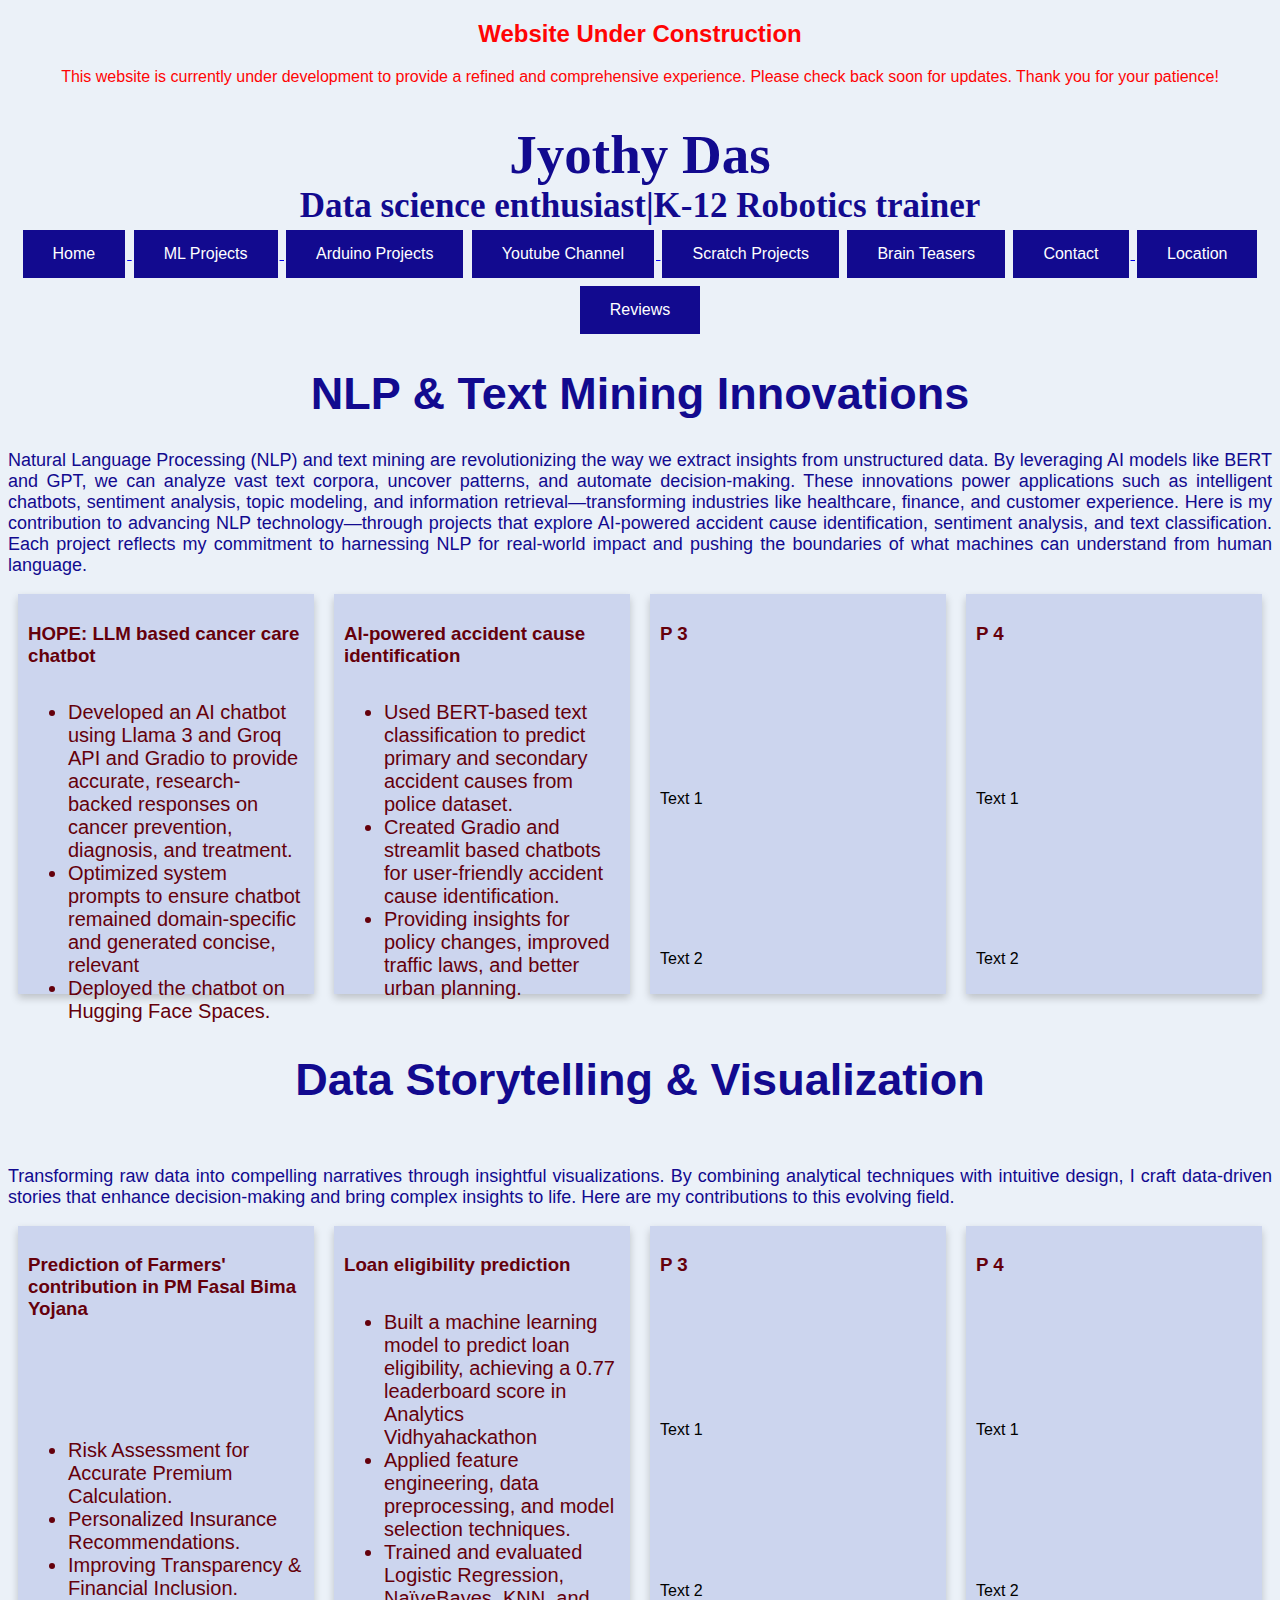
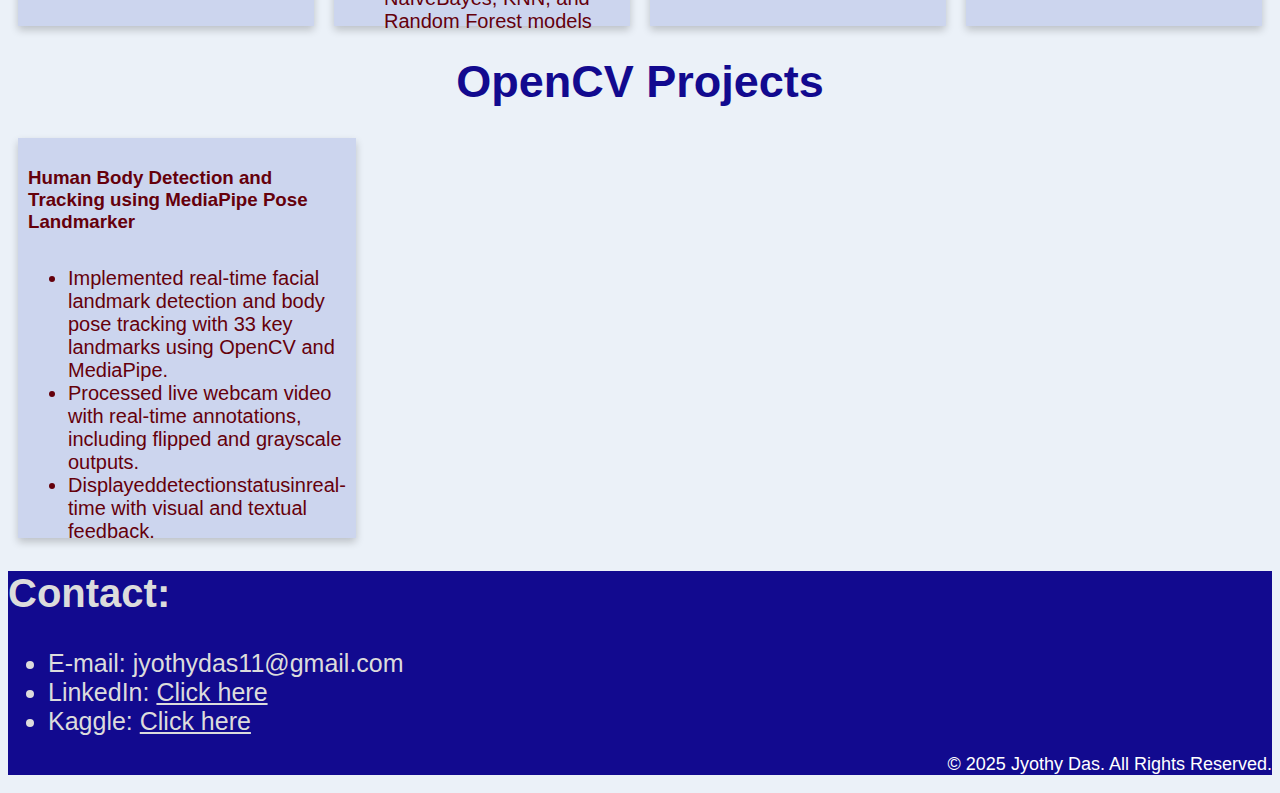
<file: index.html>
<!DOCTYPE html>
<html>
<html lang="en">
<head>
	<meta charset="UTF-8">
 	<meta name="viewport" content="width=device-width, initial-scale=1.0">
	<title>Jyothy Das</title>
	<link rel="stylesheet" href="styles.css">  <!-- Linking the CSS file -->
</head>
<header>
	<h2 style="color: #ff0404;text-align: center;">Website Under Construction</h2>
</header>
<div style="color: #ff0404;text-align: center;"">
<p>This website is currently under development to provide a refined and comprehensive experience. Please check back soon for updates. Thank you for your patience!</p>
</div>

<!--<body style="background-color:#f8f9fa;">-->
<body style="background-color:#ebf1f8;">
<h1 class="h1style">Jyothy Das</h1> 
<h4 id="subheading">Data science enthusiast|K-12 Robotics trainer</h4>


<center>
<a href="#one">
<button class="button button1">Home</button>
</a>

<a href="#two">
<button class="button button1">ML Projects</button>
</a>

<button class="button button1" onclick="window.location.href='arduino_projects.html'">
Arduino Projects
</button>

<a href='https://www.youtube.com/channel/UCgENlzXjQefUGP3XWE13X0g'>
<button class="button button1">Youtube Channel</button>
</a>

<button class="button button1" onclick="window.location.href='scratch_projects.html'">
    Scratch Projects
</button>


<!--<a href='https://tinyurl.com/4tv65cu9'>-->

<button class="button button1" onclick="window.location.href='brain_teasers.html'">Brain Teasers</button>
<!--</a>-->

<a href="#contact">
<button class="button button1">Contact</button>
</a>
<button class="button button1" onclick="window.location.href='location.html'">Location</button>
<button class="button button1">Reviews</button>
</center>
</div>

<!-----------------------------------------NLP projects----------------------------------------------------->

<!--<div style="background-color: #3B6790;">-->
<center>
	<h1 style="color:#120A8F;font-size:45px;margin-top:10;">NLP & Text Mining Innovations</h1>
	<p style="color:#120A8F;font-size:18px;text-align: justify">Natural Language Processing (NLP) and text mining are revolutionizing the way we extract insights from unstructured data. By leveraging AI models like BERT and GPT, we can analyze vast text corpora, uncover patterns, and automate decision-making. These innovations power applications such as intelligent chatbots, sentiment analysis, topic modeling, and information retrieval—transforming industries like healthcare, finance, and customer experience.

		Here is my contribution to advancing NLP technology—through projects that explore AI-powered accident cause identification, sentiment analysis, and text classification. Each project reflects my commitment to harnessing NLP for real-world impact and pushing the boundaries of what machines can understand from human language.</p>
</center>
<!--</div>-->
	<div class="row">
		<div class="column">
		  <div class="card">
			<h3 id="card_heading">HOPE: LLM based cancer care chatbot</h3>
			<ul>
				<li style="font-size:20px;text-align:left;color:#65000b;"> Developed an AI chatbot using Llama 3 and Groq API and Gradio to provide accurate, research-backed responses on cancer prevention, diagnosis, and treatment.</li>
				<li style="font-size:20px;text-align:left;color:#65000b;"> Optimized system prompts to ensure chatbot remained domain-specific and generated concise, relevant</li>
				<li style="font-size:20px;text-align:left;color:#65000b;"> Deployed the chatbot on Hugging Face Spaces.</li>
			</ul>
		  </div>
		</div>
	  
		<div class="column">
		  <div class="card">
			<h3 id="card_heading">AI-powered accident cause identification</h3>
			<ul>
				<li style="font-size:20px;text-align:left;color:#65000b;"> Used BERT-based text classification to predict primary and secondary accident causes from police dataset.</li>
				<li style="font-size:20px;text-align:left;color:#65000b;"> Created Gradio and streamlit based chatbots for user-friendly accident cause identification.</li>
				<li style="font-size:20px;text-align:left;color:#65000b;"> Providing insights for policy changes, improved traffic laws, and better urban planning.</li>
			</ul>
		  </div>
		</div>
		
		<div class="column">
		  <div class="card">
			<h3 id="card_heading">P 3</h3>
			<p>Text 1</p>
			<p>Text 2</p>
		  </div>
		</div>
		
		<div class="column">
		  <div class="card">
			<h3 id="card_heading">P 4</h3>
			<p>Text 1</p>
			<p>Text 2</p>
		  </div>
		</div>
	  </div>
<!-----------------------------------------Data storytelling and visualization----------------------------------------------------->
<!--<div style="background-color: #3B6790;">-->
<h4 style="color:#120A8F;font-size:45px;margin-top:10;"><center>Data Storytelling & Visualization</center></h4>
<p style="color:#120A8F;font-size:18px;text-align: justify">Transforming raw data into compelling narratives through insightful visualizations. By combining analytical techniques with intuitive design, I craft data-driven stories that enhance decision-making and bring complex insights to life. Here are my contributions to this evolving field.</p>
<!--</div>-->
<div class="row">
	<div class="column">
	  <div class="card">
		<h3 id="card_heading">Prediction of Farmers' contribution in PM Fasal Bima Yojana</h3>
		<ul>
			<li style="font-size:20px;text-align:left;color:#65000b;"> Risk Assessment for Accurate Premium Calculation.
			<li style="font-size:20px;text-align:left;color:#65000b;"> Personalized Insurance Recommendations.
			<li style="font-size:20px;text-align:left;color:#65000b;"> Improving Transparency & Financial Inclusion.
		</ul>
	  </div>
	</div>
  
	<div class="column">
	  <div class="card">
		<h3 id="card_heading">Loan eligibility prediction</h3>
		<ul>
			<li style="font-size:20px;text-align:left;color:#65000b;"> Built a machine learning model to predict loan eligibility, achieving a 0.77 leaderboard score in Analytics Vidhyahackathon</li>
			<li style="font-size:20px;text-align:left;color:#65000b;"> Applied feature engineering, data preprocessing, and model selection techniques.</li>
			<li style="font-size:20px;text-align:left;color:#65000b;"> Trained and evaluated Logistic Regression, NaïveBayes, KNN, and Random Forest models</li>
		</ul>
	  </div>
	</div>
	
	<div class="column">
	  <div class="card">
		<h3 id="card_heading">P 3</h3>
		<p>Text 1</p>
		<p>Text 2</p>
	  </div>
	</div>
	
	<div class="column">
	  <div class="card">
		<h3 id="card_heading">P 4</h3>
		<p>Text 1</p>
		<p>Text 2</p>
	  </div>
	</div>
  </div>

  <!-----------------------------------------OpenCV projects------------------------------------------------>
<!--<div style="background-color: #3B6790;">-->
	<center>
		<h1 style="color:#120A8F;font-size:45px;margin-top:10;">OpenCV Projects</h1>
	</center>
<!--</div>-->
<div class="column">
	<center>
	<div class="card">
	  <h3 id="card_heading">Human Body Detection and Tracking using MediaPipe Pose Landmarker</h3>
	  <ul>
		  <li style="font-size:20px;text-align:left;color:#65000b;"> Implemented real-time facial landmark detection and body pose tracking with 33 key landmarks using OpenCV and MediaPipe.</li>
		  <li style="font-size:20px;text-align:left;color:#65000b;"> Processed live webcam video with real-time annotations, including flipped and grayscale outputs.</li>
		  <li style="font-size:20px;text-align:left;color:#65000b;"> Displayeddetectionstatusinreal-time with visual and textual feedback.</li>
	  </ul>
	</div>
	</center>
  </div>
<!-----------------------------------------Contact and Copyright----------------------------------------------------->


<div id="contact">
<h2 style="color:Gainsboro;font-size:40px;">Contact:</h2>
<ul type=disc>
<li style="font-size:25px;color:Gainsboro;">E-mail: jyothydas11@gmail.com</li>
<li style="font-size:25px;color:Gainsboro;">LinkedIn: <a href="https://www.linkedin.com/in/jyothy-das/"  style="color:Gainsboro;">Click here</a></li>
<li style="font-size:25px;color:Gainsboro;">Kaggle: <a href="https://www.kaggle.com/"  style="color:Gainsboro;">Click here</a></li>
</ul>
<footer style="color: white; font-size: 18px; text-align: right;">
	<p>&copy; 2025 Jyothy Das. All Rights Reserved.</p>
</footer>
</div>
</body>
</html>
</file>
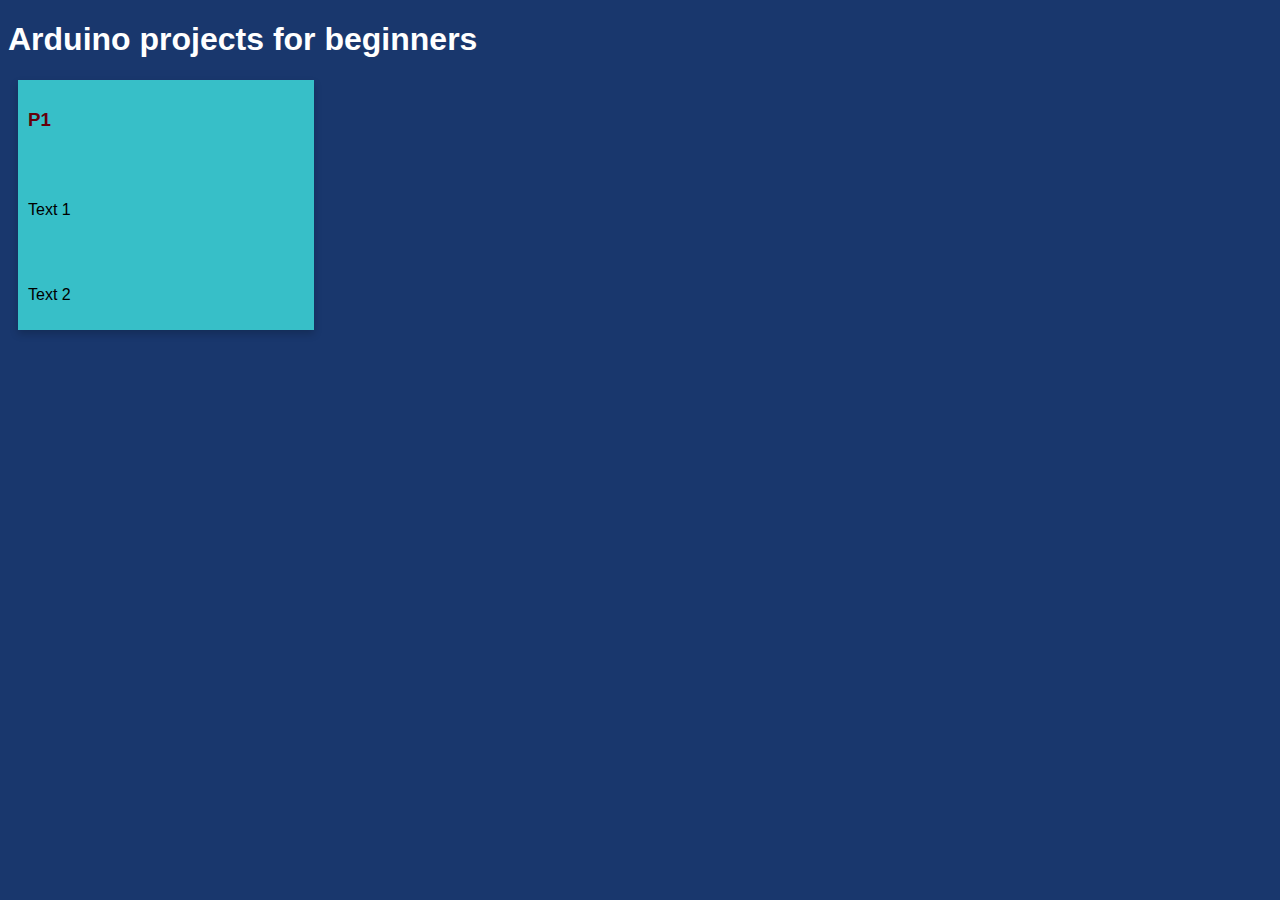
<file: arduino_projects.html>
<!DOCTYPE HTML>
<html>
<head>
    <meta charset="UTF-8">
 	<meta name="viewport" content="width=device-width, initial-scale=1.0">
    <title>Arduino projects</title>
    <link rel="stylesheet" href="styles.css">  <!-- Linking the CSS file -->
</head>

<body style="background-color: #19376d;">
<h1 style="color: rgb(255, 255, 255);">Arduino projects for beginners</h1>
<div class="row">
    <div class="column">
        <div class="card1">
        <h3 id="card_heading">P1</h3>
        <p>Text 1</p>
        <p>Text 2</p>
        </div>
    </div>
</div>
</body>
</html>
</file>
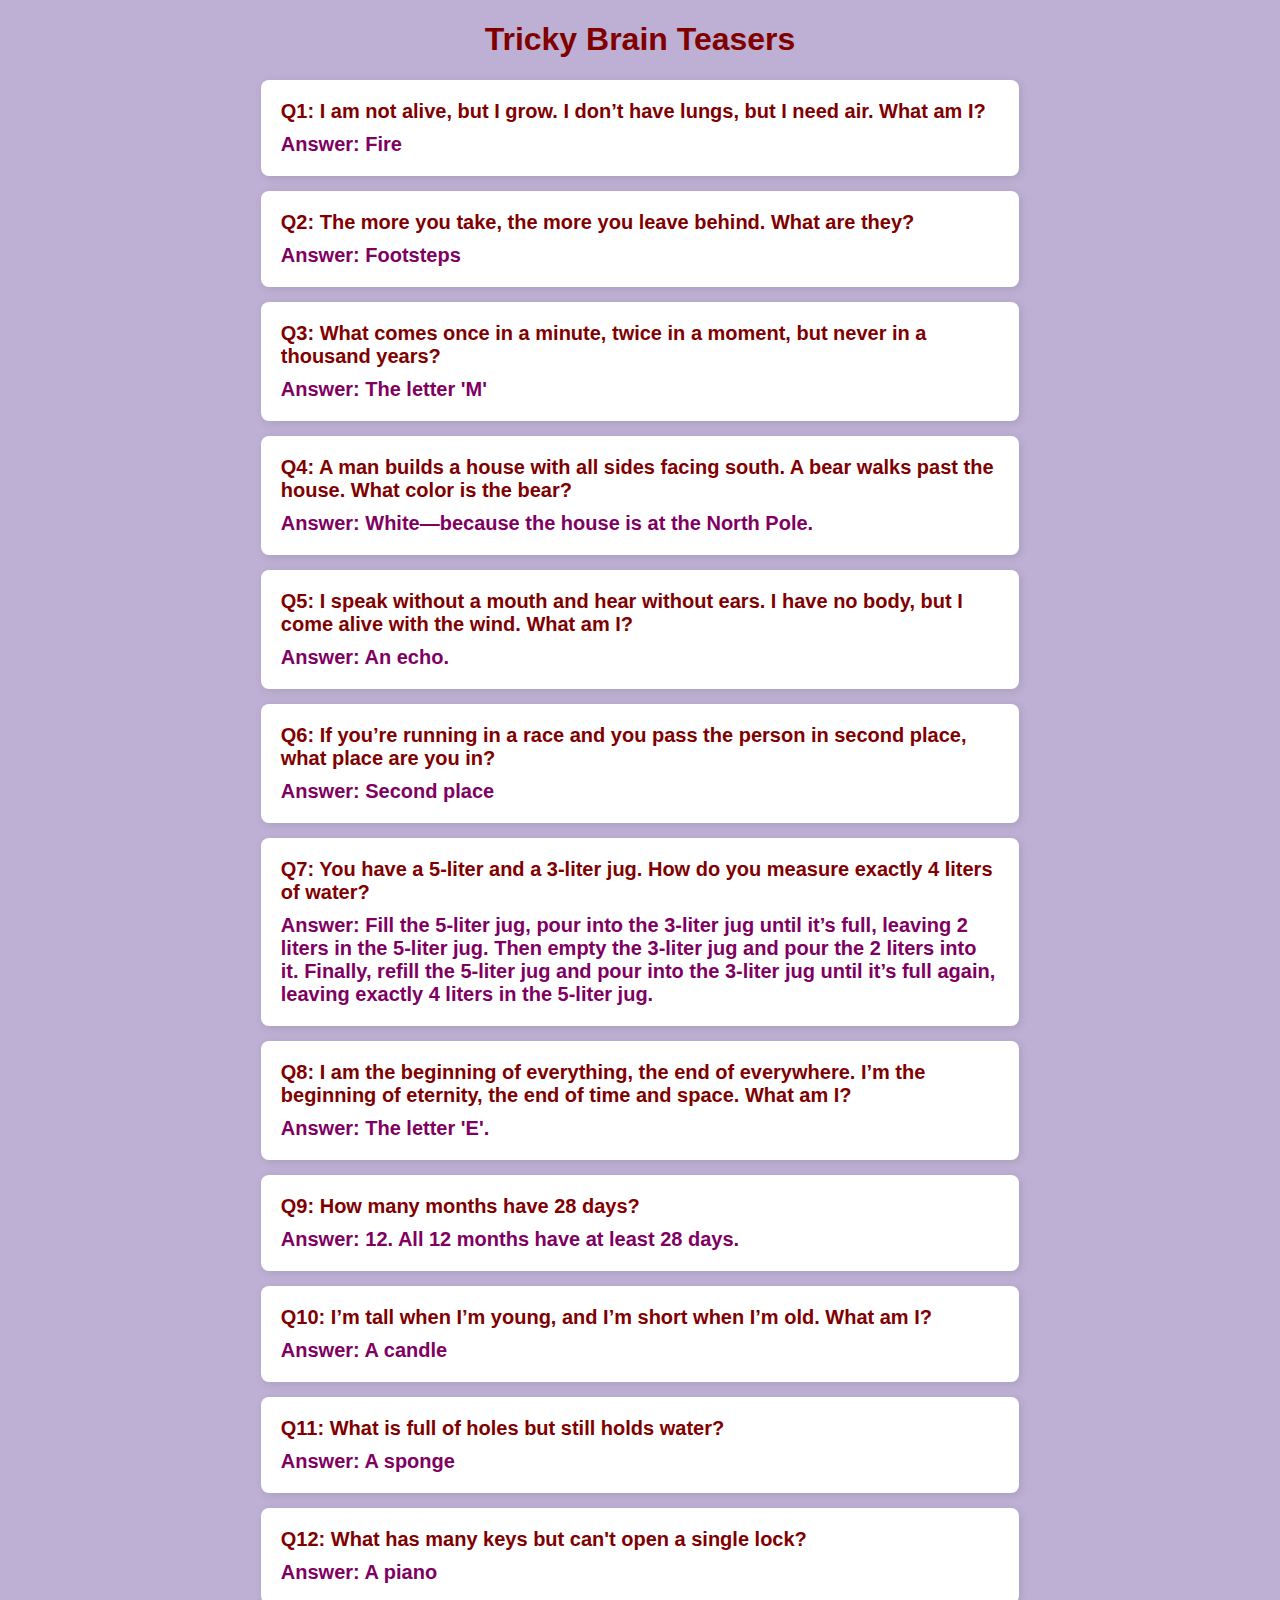
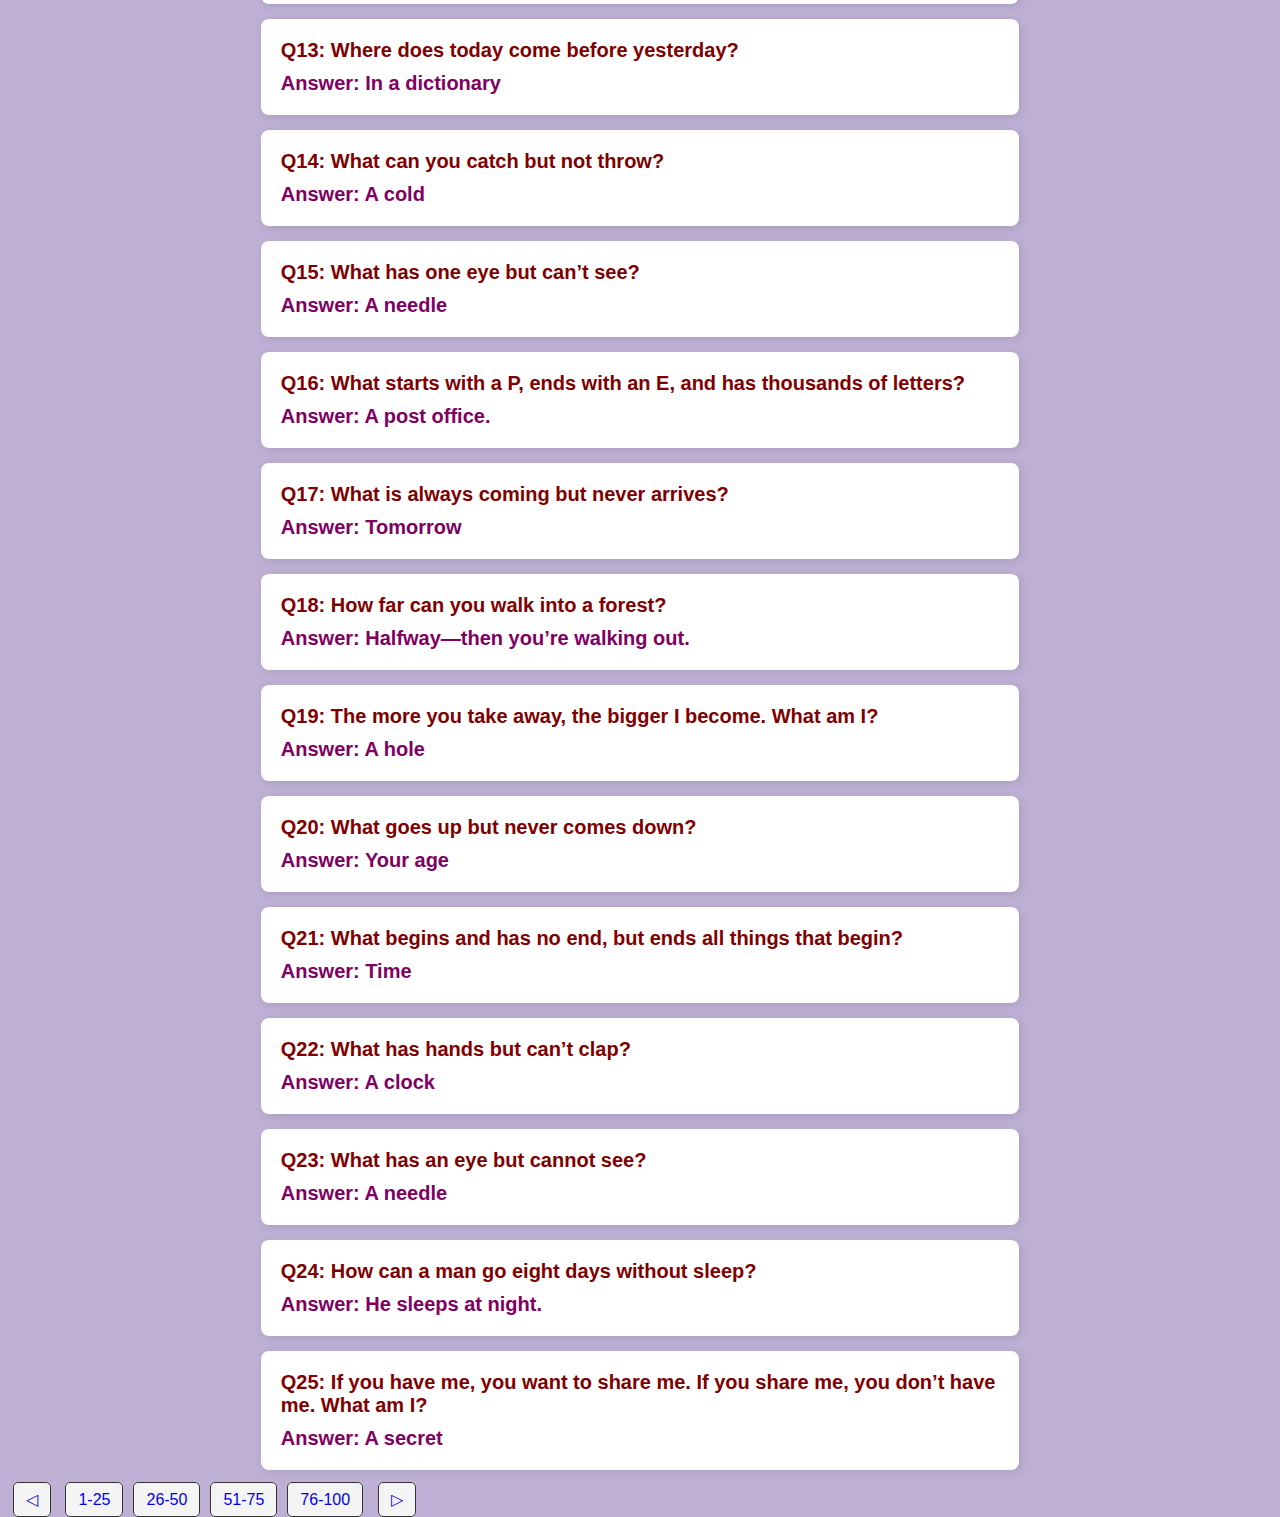
<file: brain_teasers.html>
<!DOCTYPE html>
<html lang="en">
<head>
    <meta charset="UTF-8">
    <meta name="viewport" content="width=device-width, initial-scale=1.0">
    <title>Tricky Brain Teasers</title>
    <link rel="stylesheet" href="styles.css">
</head>
<body style="background-color:#bdb0d4;">

    <h1 style="text-align:center;color:#800000">Tricky Brain Teasers</h1>

    <div id="questions"></div>

    <!-- Pagination -->
    <div class="pagination">
        <a href="#" class="arrow" onclick="prevPage()">&#9665;</a>
        <span id="page-numbers"></span>
        <a href="#" class="arrow" onclick="nextPage()">&#9655;</a>
    </div>

    <script src="script.js"></script>
</body>
</html>
</file>
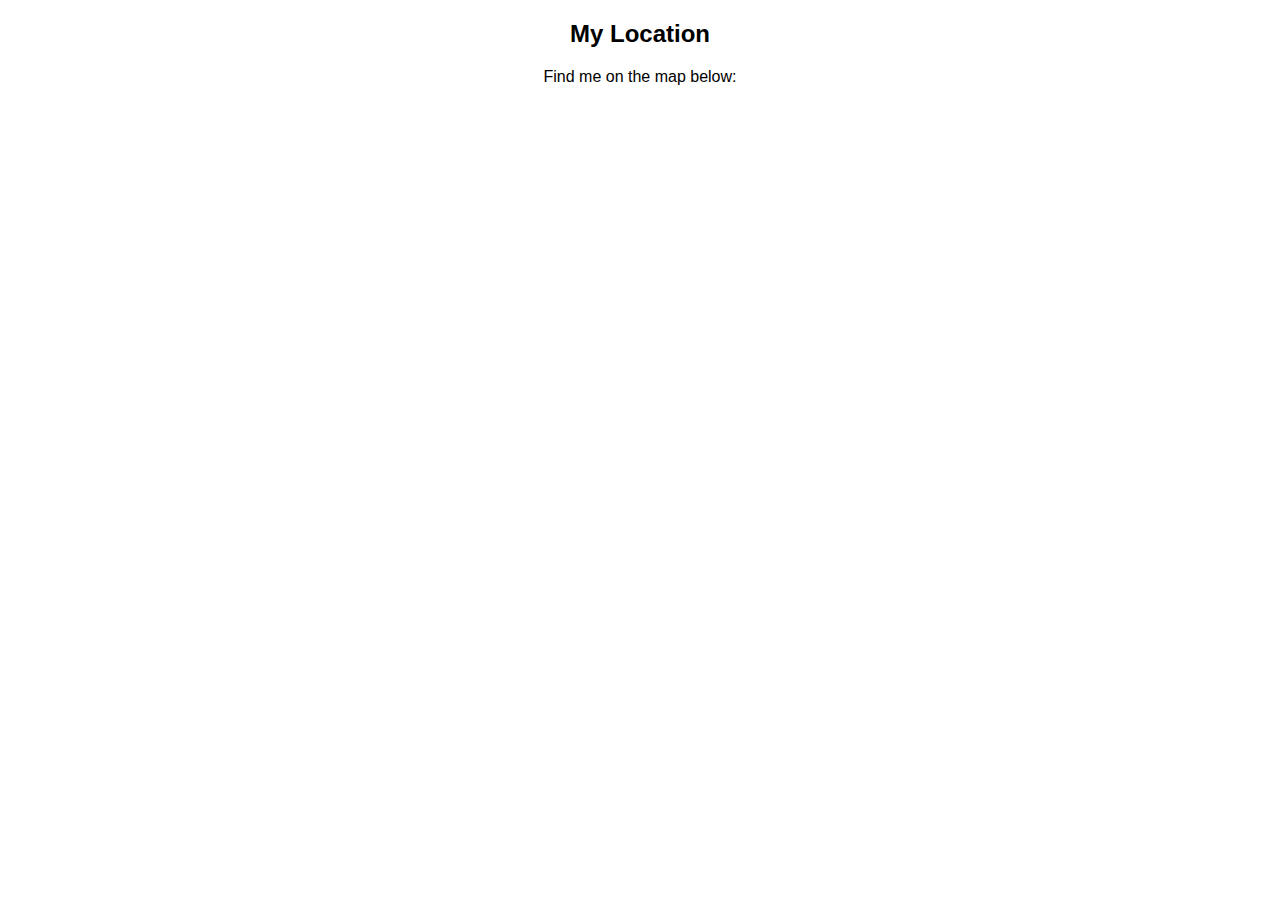
<file: location.html>
<!DOCTYPE html>
<html lang="en">
<head>
    <meta charset="UTF-8">
    <meta name="viewport" content="width=device-width, initial-scale=1.0">
    <title>My Location</title>
    <style>
        body {
            font-family: Arial, sans-serif;
            text-align: center;
        }
        iframe {
            width: 80%;
            height: 500px;
            border: none;
        }
    </style>
</head>
<body>

    <h2>My Location</h2>
    <p>Find me on the map below:</p>

    <!-- Google Maps Embed (Fixed) -->
    <iframe 
        src="https://www.google.com/maps/embed?pb=!1m28!1m12!1m3!1d11158.816315907208!2d76.85641780246762!3d8.573162990413085!2m3!1f0!2f0!3f0!3m2!1i1024!2i768!4f13.1!4m13!3e6!4m5!1s0x3b05bfca9e842ff9%3A0xfeaf2625a242d14e!2sMenamkulam%2C%20Kerala!3m2!1d8.5706349!2d76.854799!4m5!1s0x3b05bfca9e842ff9%3A0xfeaf2625a242d14e!2sMenamkulam!3m2!1d8.5706349!2d76.854799!5e0!3m2!1sen!2sin!4v1739392822958!5m2!1sen!2sin" 
        width="600" 
        height="450" 
        style="border:0;" 
        allowfullscreen 
        loading="lazy" 
        referrerpolicy="no-referrer-when-downgrade">
    </iframe>

</body>
</html>
</file>
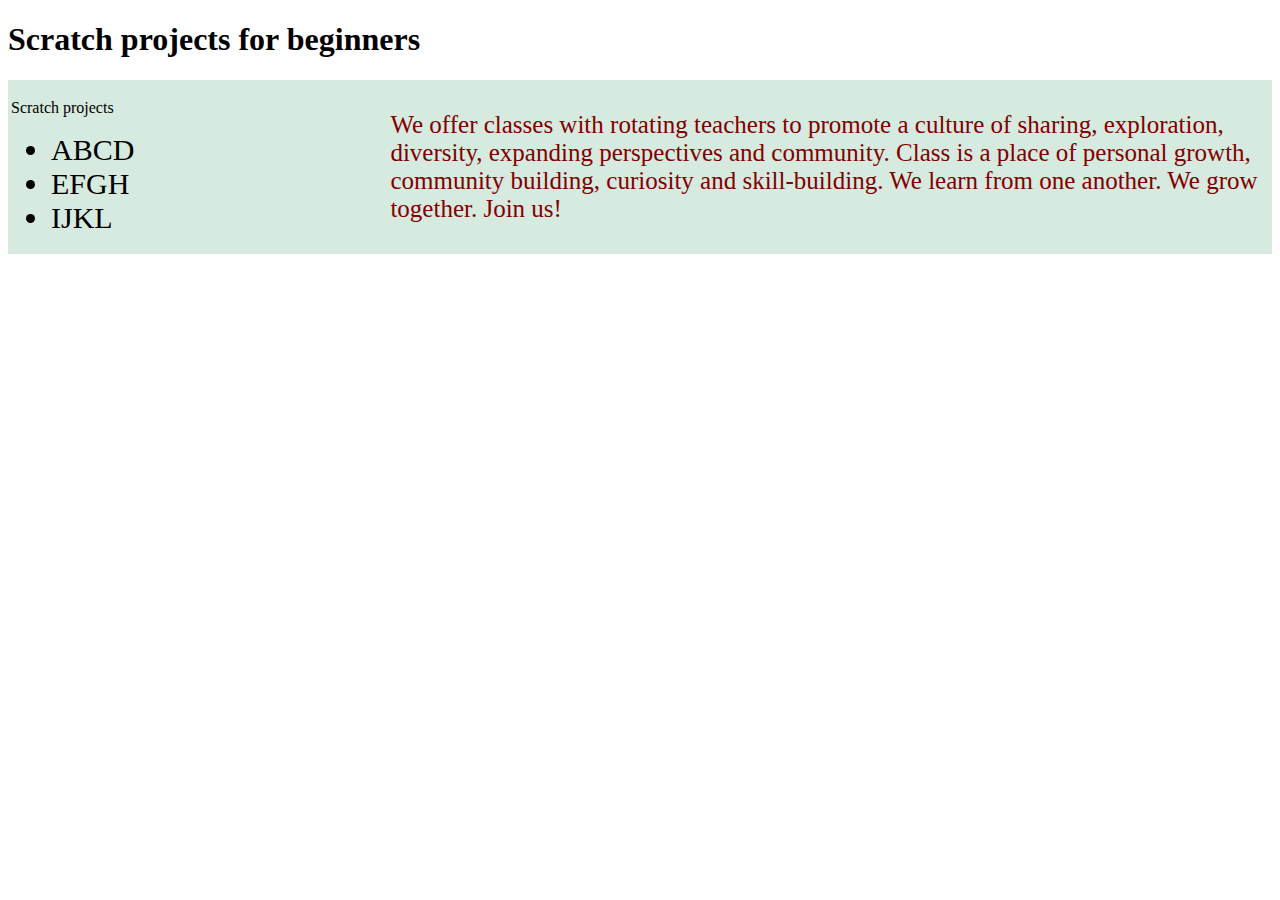
<file: scratch_projects.html>
<!DOCTYPE HTML>
<html>
<head>
<title>Scratch projects</title>
</head>

<body>
<h1>Scratch projects for beginners</h1>
<div>
<table width="100%" bgcolor="#d6eadf">
<tr>
<td width="30%">
<p id="two" class="para1">Scratch projects</p>
<ul>
<li style="color:Black;font-size:30px;">ABCD
<li style="color:Black;font-size:30px;">EFGH
<li style="color:Black;font-size:30px;">IJKL</ul>
</td>
<td width="70%"><p style="color:Maroon;font-size:25px;">We offer classes with rotating teachers to promote a culture of sharing,
 exploration, diversity, expanding perspectives and community. Class is a place of personal growth, community building,
 curiosity and skill-building. We learn from one another. We grow together. Join us! </p></td>
</tr>
</table>
</div>
&nbsp

</body>
</html>
</file>
<file: styles.css>
.logo1{
display:block;
border:3px red;
height:250px;
width:250px;
margin-left:auto;
margin-right:auto;
padding:15px;
}

#Img1{
border:3px solid gray;
height:250px;
width:250px;
}

.h1style{
color:#120A8F;
font-size:55px;
font-family:"Times New Roman", Times, serif;
margin-bottom:0;
text-align:center;
}

.h2style{color:#1e3a8a;}

.h4style{
color:#1e3a8a;
font-size:35px;
font-family:Stencil Std;
margin-top:0;
margin-bottom:0;
text-align:center;}

#subheading{
  color:#120A8F;
  font-size:35px;
  font-family:Stencil Std;
  margin-top:0;
  margin-bottom:0;
  text-align:center;}

.para{
color:#1e3a8a;
font-size:25px;
text-align:justify;
}

.para1{
color:#134e5e;
font-size:45px;
text-align:left;
}

.button{
border:white;
color:rgb(255, 255, 255);
padding:15px 30px;
text-align:center;
font-size:16px;
margin:4px 2px;
cursor:pointer;
background-color:#120A8F;
text-decoration: solid;}

.button1:hover {
background-color: #9B9FB6;
color: #120A8F;
box-shadow: 0 12px 16px 0 rgba(0,0,0,0.24),0 17px 50px 0 rgba(0,0,0,0.19);
}



/* Creating responsive cards*/
* {
    box-sizing: border-box;
  }
  
  body {
    font-family: Arial, Helvetica, sans-serif;
  }
  
  /* Float four columns side by side */
  .column {
    width: 25%;
    padding: 0 10px;
    display: flex;
}
  
  /* Ensure flexible display of content */
  .row {
    display: flex;
    flex-wrap: wrap; /* Ensures responsiveness */
    justify-content: space-between;
    align-items: stretch; /* Ensures all cards have the same height */
}

  
  /* Clear floats after the columns */
  .row:after {
    content: "";
    display: table;
    clear: both;
  }
  
  /* Responsive columns */
  @media screen and (max-width: 600px) {
    .column {
        width: 100%;
        display: flex;
        justify-content: center;
    }
}

  /* box-shadow: 0 4px 8px 0 rgba(0, 0, 0, 0.2);*/
  /* Style the counter cards */
  .card {
    box-shadow: 0 4px 8px 0 rgba(0, 0, 0, 0.2);
    padding: 10px;
    text-align: left;
    background-color: #ccd5ee;
    display: flex;
    flex-direction: column;
    justify-content: space-between;
    flex: 1; /* Makes all cards expand to the same height */
    height: 400px; /* Set a consistent height */
}

#card_heading{
  color: #65000b;
}
.card1{box-shadow: 0 4px 8px 0 rgba(0, 0, 0, 0.2);
  padding: 10px;
  text-align: left;
  background-color: #37bfc8;
  display: flex;
  flex-direction: column;
  justify-content: space-between;
  flex: 1; /* Makes all cards expand to the same height */
  height: 250px; /* Set a consistent height */}
#contact{
  background-color:#120A8F;
  text-align:left;
}
/*background-color: #f1f1f1;*/

/* Style of Tricky Brain Teasers Page*/
.question-container {
  display: none;
}

.question {
  background: #ffffff; /* White background */
  border-radius: 8px; /* Rounded corners */
  box-shadow: 2px 2px 10px rgba(0, 0, 0, 0.1);
  margin: 15px auto;
  padding: 20px;
  width: 60%;
  text-align: left;
  font-size: 20px; /* Adjust question font size */
  font-weight: bold; /* Make it bold */
  color: #800000; /* Adjust letter color */
}

.answer {
  display: block; /* Ensures it appears on a new line */
  margin-top: 10px;
  font-size: 20px; /* Adjust answer font size */
  color: #800062; /* Adjust letter color */
}

.active {
  display: block;
}
.pagination {
  margin-top: 20px;
}
.pagination a {
  padding: 8px 12px;
  margin: 5px;
  text-decoration: none;
  border: 1px solid #333;
  border-radius: 5px;
  cursor: pointer;
  background-color: #f4f4f4;
}
.pagination a:hover {
  background-color: #ddd;
}
</file>
